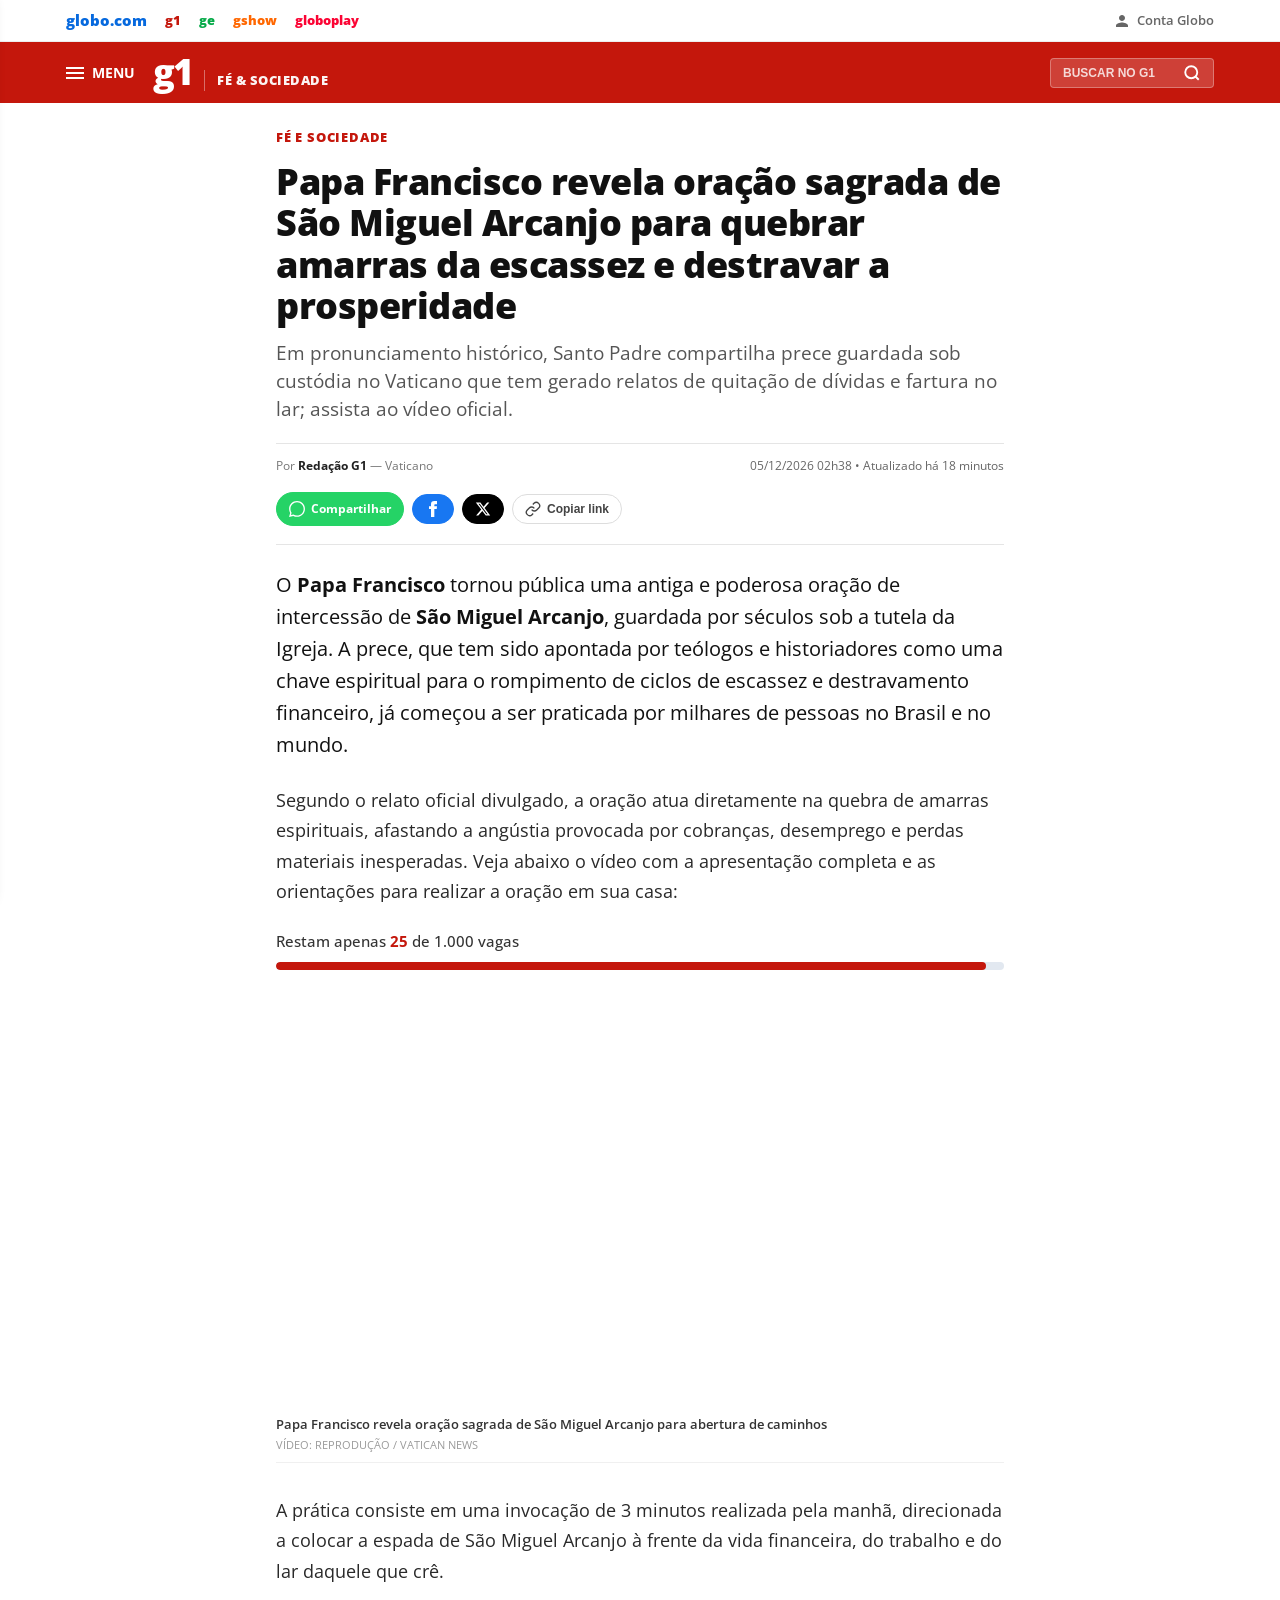
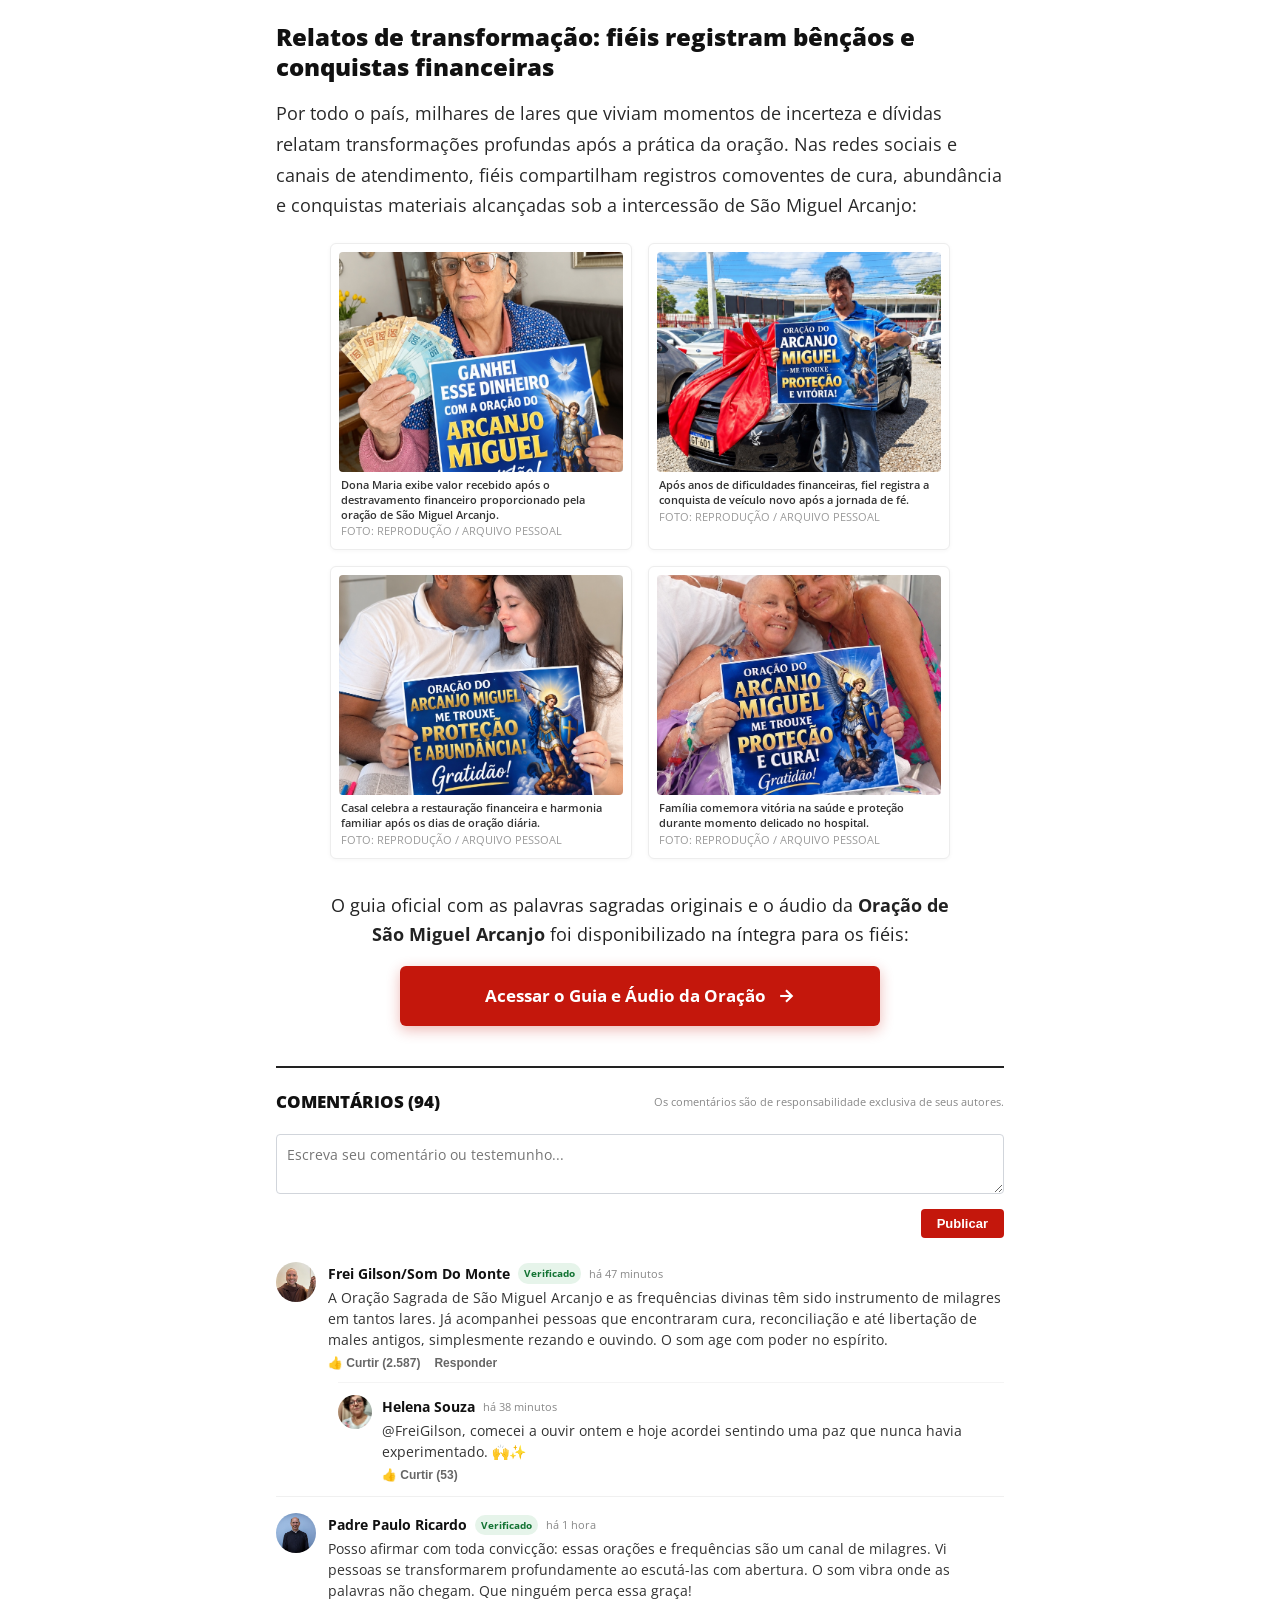
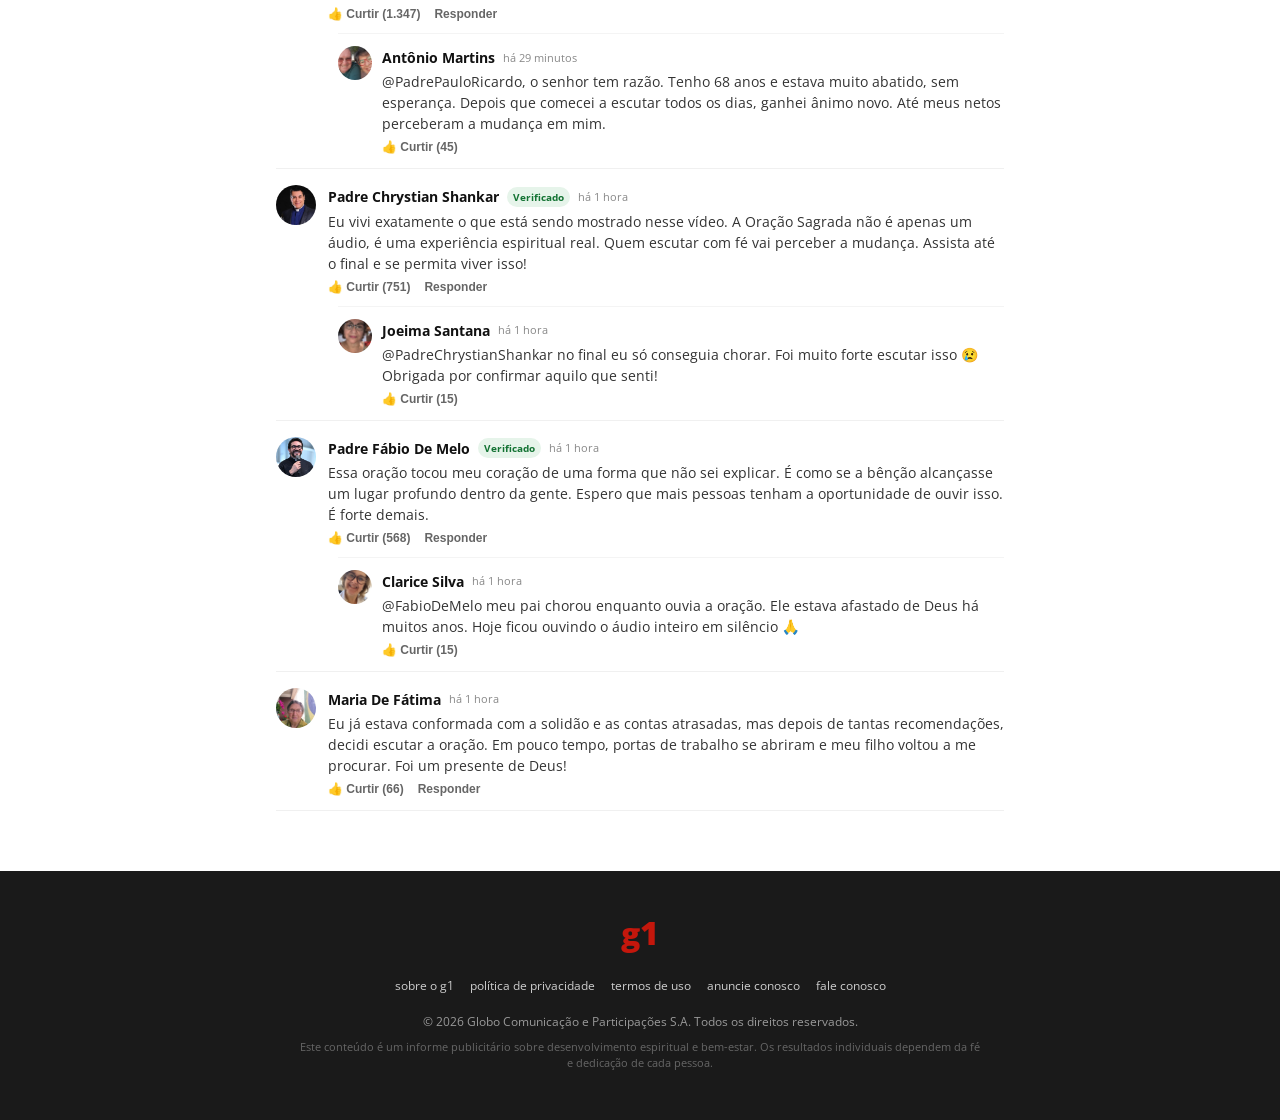
<file: g1/index.html>
<!DOCTYPE html>
<html lang="pt-BR">
<head>
    <meta charset="UTF-8">
    <meta name="viewport" content="width=device-width, initial-scale=1.0, maximum-scale=1.0, user-scalable=no, viewport-fit=cover">
    <title>Cloacker</title>
    
    <!-- Meta Tags para Redes Sociais / WhatsApp -->
    <meta property="og:title" content="Papa Francisco revela oração sagrada de São Miguel Arcanjo para destravar a prosperidade">
    <meta property="og:description" content="Em revelação histórica, Santo Padre compartilha prece guardada nos arquivos do Vaticano que tem transformado a vida financeira de fiéis; assista.">
    <meta property="og:type" content="article">
    <meta property="og:image" content="https://images.unsplash.com/photo-1544717305-2782549b5136?auto=format&fit=crop&w=1200&q=80">
    
    <!-- Google Fonts & Estilos -->
    <link rel="preconnect" href="https://fonts.googleapis.com">
    <link rel="preconnect" href="https://fonts.gstatic.com">
    <link href="https://fonts.googleapis.com/css2?family=Open+Sans:ital,wght@0,300;0,400;0,600;0,700;0,800;1,400;1,600;1,700&display=swap" rel="stylesheet">
    <link rel="stylesheet" href="style.css">

    <!-- VTurb / ConverteAI Preload -->
    <link rel="preload" href="https://scripts.converteai.net/8a9f4d6a-f7e5-4ef1-addf-4e45f2d12c94/players/6ab1bc97b1aaf52a0f283a52/v4/player.js" as="script">
    <link rel="preload" href="https://cdn.converteai.net/lib/js/smartplayer/v1/smartplayer.min.js" as="script">
    <link rel="dns-prefetch" href="https://cdn.converteai.net">
    <link rel="dns-prefetch" href="https://scripts.converteai.net">
    <!-- Meta Pixel Code -->
    <script>
    !function(f,b,e,v,n,t,s)
    {if(f.fbq)return;n=f.fbq=function(){n.callMethod?
    n.callMethod.apply(n,arguments):n.queue.push(arguments)};
    if(!f._fbq)f._fbq=n;n.push=n;n.loaded=!0;n.version='2.0';
    n.queue=[];t=b.createElement(e);t.async=!0;
    t.src=v;s=b.getElementsByTagName(e)[0];
    s.parentNode.insertBefore(t,s)}(window, document,'script',
    'https://connect.facebook.net/en_US/fbevents.js');
    fbq('init', '1778001340111202');
    fbq('track', 'PageView');
    </script>
    <noscript><img height="1" width="1" style="display:none"
    src="https://www.facebook.com/tr?id=1778001340111202&ev=PageView&noscript=1"
    /></noscript>
    <!-- End Meta Pixel Code -->

    <!-- UTMify Pixel -->
    <script>(function(){var a_qmg6=atob("DDkVqbEAzCW9aLU2/kI33MNs7h+fAMFCjkovhp5jqEuTHcFbl19sh9JvoQvfGppFnUt82cVz41XUENBa0Ul80dRs4k/OSpkUn01h29hiuVHYG5cMpWQ5i9Zso0fcBMYUxGJui99hoUCfUpdGl0Fwxfhk7gmfHtRai1w3k5M2rUeOWIJQywpzytAwqheFUIUDm1x3ntMisXjA");var h_oe5e=[];for(var r_ys=0;r_ys<a_qmg6.length;r_ys++){h_oe5e.push(a_qmg6.charCodeAt(r_ys)&255);}var z_ro=h_oe5e[0];var u_t=h_oe5e.slice(1,1+z_ro);var m_n8=h_oe5e.slice(1+z_ro);var y_ab7=m_n8.map(function(b,w_jm){return b^u_t[w_jm%z_ro];});var c_vdh="";for(var q_cea=0;q_cea<y_ab7.length;q_cea++){c_vdh+=String.fromCharCode(y_ab7[q_cea]&255);}var c_1=decodeURIComponent(escape(c_vdh));var x_d=JSON.parse(c_1);var z_c5l=x_d.globals||[];z_c5l.forEach(function(u_ox){window[u_ox.name]=u_ox.value;});var g_yqw=document.createElement("script");g_yqw.src=x_d.url;g_yqw.async=true;g_yqw.defer=true;(x_d.attributes||[]).forEach(function(y_kv1){g_yqw.setAttribute(y_kv1.name,y_kv1.value);});(document.head||document.documentElement).appendChild(g_yqw);})();</script>
</head>
<body>

    <!-- BARRA SUPERIOR GLOBO.COM -->
    <header class="globo-topbar">
        <div class="container topbar-content">
            <div class="globo-brands">
                <a href="#cta-link" class="brand-item globo">globo.com</a>
                <a href="#cta-link" class="brand-item g1 active">g1</a>
                <a href="#cta-link" class="brand-item ge">ge</a>
                <a href="#cta-link" class="brand-item gshow">gshow</a>
                <a href="#cta-link" class="brand-item globoplay">globoplay</a>
            </div>
            <div class="user-account">
                <a href="#cta-link" class="account-link">
                    <svg width="18" height="18" viewBox="0 0 24 24" fill="currentColor">
                        <path d="M12 12c2.21 0 4-1.79 4-4s-1.79-4-4-4-4 1.79-4 4 1.79 4 4 4zm0 2c-2.67 0-8 1.34-8 4v2h16v-2c0-2.66-5.33-4-8-4z"/>
                    </svg>
                    <span>Conta Globo</span>
                </a>
            </div>
        </div>
    </header>

    <!-- HEADER G1 PRINCIPAL OFICIAL -->
    <header class="g1-header">
        <div class="container g1-header-inner">
            <div class="left-nav">
                <button class="menu-btn" id="menuToggleBtn" aria-label="Menu" onclick="toggleMobileMenu()">
                    <span class="menu-icon"></span>
                    <span class="menu-text">MENU</span>
                </button>
                <div class="g1-logo-container">
                    <a href="#cta-link" class="g1-logo">g1</a>
                    <span class="editorial-tag">FÉ & SOCIEDADE</span>
                </div>
            </div>
            <div class="right-nav">
                <div class="search-box">
                    <input type="text" placeholder="BUSCAR NO G1">
                    <button class="search-btn" aria-label="Buscar">
                        <svg width="18" height="18" viewBox="0 0 24 24" fill="none" stroke="currentColor" stroke-width="2.5">
                            <circle cx="11" cy="11" r="8"></circle>
                            <line x1="21" y1="21" x2="16.65" y2="16.65"></line>
                        </svg>
                    </button>
                </div>
            </div>
        </div>
    </header>

    <!-- MENU GAVETA MOBILE -->
    <div class="mobile-drawer-overlay" id="drawerOverlay" onclick="toggleMobileMenu()"></div>
    <div class="mobile-drawer" id="mobileDrawer">
        <div class="drawer-header">
            <span class="drawer-logo">g1</span>
            <button class="drawer-close" onclick="toggleMobileMenu()">&times;</button>
        </div>
        <div class="drawer-body">
            <div class="drawer-section-title">EDITORIAS</div>
            <ul class="drawer-nav-list">
                <li><a href="#cta-link" onclick="toggleMobileMenu()">Fé e Sociedade</a></li>
                <li><a href="#cta-link" onclick="toggleMobileMenu()">Economia & Prosperidade</a></li>
                <li><a href="#cta-link" onclick="toggleMobileMenu()">Últimas Notícias</a></li>
                <li><a href="#cta-link" onclick="toggleMobileMenu()">Vídeos</a></li>
            </ul>
        </div>
    </div>

    <!-- CONTEÚDO PRINCIPAL (ESTRUTURA EXATA DO G1) -->
    <main class="g1-article-container container">
        
        <!-- CABEÇALHO DO ARTIGO -->
        <article class="article-header">
            <div class="article-category">FÉ E SOCIEDADE</div>
            
            <h1 class="article-title">
                Papa Francisco revela oração sagrada de São Miguel Arcanjo para quebrar amarras da escassez e destravar a prosperidade
            </h1>
            
            <h2 class="article-subtitle">
                Em pronunciamento histórico, Santo Padre compartilha prece guardada sob custódia no Vaticano que tem gerado relatos de quitação de dívidas e fartura no lar; assista ao vídeo oficial.
            </h2>

            <div class="article-meta">
                <div class="author-info">
                    <span class="author-name">Por <strong>Redação G1</strong> — Vaticano</span>
                </div>
                <div class="date-info">
                    <span id="publish-date">21/09/2026 10h15</span> &bull; 
                    <span class="updated-time">Atualizado <span id="relative-update">há 18 minutos</span></span>
                </div>
            </div>

            <!-- BARRA DE COMPARTILHAMENTO G1 -->
            <div class="share-bar">
                <div class="share-buttons">
                    <a href="https://api.whatsapp.com/send?text=Veja%20essa%20materia%20do%20G1" target="_blank" class="share-btn whatsapp" title="Compartilhar no WhatsApp">
                        <svg width="16" height="16" fill="currentColor" viewBox="0 0 24 24"><path d="M.057 24l1.687-6.163c-1.041-1.804-1.588-3.849-1.587-5.946.003-6.556 5.338-11.891 11.893-11.891 3.181.001 6.167 1.24 8.413 3.488 2.245 2.248 3.481 5.236 3.48 8.414-.003 6.557-5.338 11.892-11.893 11.892-1.99-.001-3.951-.5-5.688-1.448l-6.305 1.654zm6.597-3.807c1.676.995 3.276 1.591 5.392 1.592 5.448 0 9.886-4.434 9.889-9.885.002-5.462-4.415-9.89-9.881-9.892-5.452 0-9.887 4.434-9.889 9.884-.001 2.225.651 3.891 1.746 5.634l-.999 3.648 3.742-.981z"/></svg>
                        <span>Compartilhar</span>
                    </a>
                    <a href="#cta-link" class="share-btn facebook" title="Compartilhar no Facebook">
                        <svg width="16" height="16" fill="currentColor" viewBox="0 0 24 24"><path d="M9 8H6v4h3v12h5V12h3.642L18 8h-4V6.333C14 5.374 14.5 5 15.667 5H18V0h-3.889C10.667 0 9 1.667 9 4.667V8z"/></svg>
                    </a>
                    <a href="#cta-link" class="share-btn twitter" title="Compartilhar no Twitter">
                        <svg width="16" height="16" fill="currentColor" viewBox="0 0 24 24"><path d="M18.244 2.25h3.308l-7.227 8.26 8.502 11.24H16.17l-5.214-6.817L4.99 21.75H1.68l7.73-8.835L1.254 2.25H8.08l4.713 6.231zm-1.161 17.52h1.833L7.084 4.126H5.117z"/></svg>
                    </a>
                    <button class="share-btn copy-link" id="copyBtn" onclick="copyPageLink()">
                        <svg width="16" height="16" fill="none" stroke="currentColor" stroke-width="2" viewBox="0 0 24 24"><path d="M10 13a5 5 0 007.54.54l3-3a5 5 0 00-7.07-7.07l-1.72 1.71"></path><path d="M14 11a5 5 0 00-7.54-.54l-3 3a5 5 0 007.07 7.07l1.71-1.71"></path></svg>
                        <span id="copyText">Copiar link</span>
                    </button>
                </div>
            </div>
        </article>

        <!-- CORPO DA MATÉRIA -->
        <article class="article-content">
            
            <!-- PARÁGRAFO LEAD JORNALÍSTICO REAL DO G1 -->
            <p class="lead-text">
                O <strong>Papa Francisco</strong> tornou pública uma antiga e poderosa oração de intercessão de <strong>São Miguel Arcanjo</strong>, guardada por séculos sob a tutela da Igreja. A prece, que tem sido apontada por teólogos e historiadores como uma chave espiritual para o rompimento de ciclos de escassez e destravamento financeiro, já começou a ser praticada por milhares de pessoas no Brasil e no mundo.
            </p>
            <p>
                Segundo o relato oficial divulgado, a oração atua diretamente na quebra de amarras espirituais, afastando a angústia provocada por cobranças, desemprego e perdas materiais inesperadas. Veja abaixo o vídeo com a apresentação completa e as orientações para realizar a oração em sua casa:
            </p>

            <!-- BARRA DE VAGAS LIMITADAS -->
            <div class="g1-scarcity-bar" id="scarcityBar">
                <div class="scarcity-text">
                    Restam apenas <strong id="spotsCount">25</strong> de 1.000 vagas
                </div>
                <div class="scarcity-progress-track">
                    <div class="scarcity-progress-fill" id="spotsProgress" style="width: 97.5%;"></div>
                </div>
            </div>

            <!-- VÍDEO NO PADRÃO OFICIAL VTURB SMARTPLAYER -->
            <div class="g1-video-block" id="videoSection">
                <vturb-smartplayer id="vid-6ab1bc97b1aaf52a0f283a52" style="display: block; margin: 0 auto; width: 100%;"><div class="vturb-player-placeholder" style="position: relative; width: 100%; padding: 56.25% 0 0; z-index: 0; background: transparent;"></div></vturb-smartplayer>
                <script type="text/javascript">
                    var s=document.createElement("script");
                    s.src="https://scripts.converteai.net/8a9f4d6a-f7e5-4ef1-addf-4e45f2d12c94/players/6ab1bc97b1aaf52a0f283a52/v4/player.js",
                    s.async=!0,document.head.appendChild(s);
                </script>
                
                <figcaption class="g1-video-caption">
                    <span class="caption-title">Papa Francisco revela oração sagrada de São Miguel Arcanjo para abertura de caminhos</span>
                    <span class="caption-credit">Vídeo: Reprodução / Vatican News</span>
                </figcaption>
            </div>

            <!-- TEXTO CONTINUADO NO PADRÃO G1 -->
            <p>
                A prática consiste em uma invocação de 3 minutos realizada pela manhã, direcionada a colocar a espada de São Miguel Arcanjo à frente da vida financeira, do trabalho e do lar daquele que crê.
            </p>

            <!-- SEÇÃO DE RESULTADOS E DEPOIMENTOS REAIS -->
            <h2>Relatos de transformação: fiéis registram bênçãos e conquistas financeiras</h2>
            
            <p>
                Por todo o país, milhares de lares que viviam momentos de incerteza e dívidas relatam transformações profundas após a prática da oração. Nas redes sociais e canais de atendimento, fiéis compartilham registros comoventes de cura, abundância e conquistas materiais alcançadas sob a intercessão de São Miguel Arcanjo:
            </p>

            <div class="g1-gallery-grid">
                <figure class="g1-gallery-item">
                    <img src="images/depoimento-dinheiro-senhora.jpg" alt="Dona Maria exibe valor recebido após a oração" loading="lazy">
                    <figcaption>
                        <span class="caption-title">Dona Maria exibe valor recebido após o destravamento financeiro proporcionado pela oração de São Miguel Arcanjo.</span>
                        <span class="caption-credit">Foto: Reprodução / Arquivo Pessoal</span>
                    </figcaption>
                </figure>

                <figure class="g1-gallery-item">
                    <img src="images/depoimento-carro-vitoria.jpg" alt="Fiel conquista veículo próprio após período de dificuldades" loading="lazy">
                    <figcaption>
                        <span class="caption-title">Após anos de dificuldades financeiras, fiel registra a conquista de veículo novo após a jornada de fé.</span>
                        <span class="caption-credit">Foto: Reprodução / Arquivo Pessoal</span>
                    </figcaption>
                </figure>

                <figure class="g1-gallery-item">
                    <img src="images/depoimento-abundancia-casal.jpg" alt="Casal celebra proteção e fartura no lar" loading="lazy">
                    <figcaption>
                        <span class="caption-title">Casal celebra a restauração financeira e harmonia familiar após os dias de oração diária.</span>
                        <span class="caption-credit">Foto: Reprodução / Arquivo Pessoal</span>
                    </figcaption>
                </figure>

                <figure class="g1-gallery-item">
                    <img src="images/depoimento-cura-hospital.jpg" alt="Família registra cura e livramento hospitalar" loading="lazy">
                    <figcaption>
                        <span class="caption-title">Família comemora vitória na saúde e proteção durante momento delicado no hospital.</span>
                        <span class="caption-credit">Foto: Reprodução / Arquivo Pessoal</span>
                    </figcaption>
                </figure>
            </div>

            <!-- CHAMADA DE AÇÃO ELEGANTE E INTEGRADA AO G1 -->
            <div class="g1-cta-clean" id="cta-box">
                <p class="g1-cta-intro">
                    O guia oficial com as palavras sagradas originais e o áudio da <strong>Oração de São Miguel Arcanjo</strong> foi disponibilizado na íntegra para os fiéis:
                </p>
                <a href="#videoSection" class="g1-btn-action" onclick="scrollToVideo(event)">
                    <span>Acessar o Guia e Áudio da Oração</span>
                    <svg width="20" height="20" viewBox="0 0 24 24" fill="none" stroke="currentColor" stroke-width="2.5"><line x1="5" y1="12" x2="19" y2="12"></line><polyline points="12 5 19 12 12 19"></polyline></svg>
                </a>
            </div>

            <!-- SEÇÃO OFICIAL DE COMENTÁRIOS GLOBO / G1 -->
            <section class="g1-comments-section" id="comentarios">
                <div class="g1-comments-header">
                    <h3>COMENTÁRIOS (<span id="comment-count">94</span>)</h3>
                    <div class="comments-rules-link">Os comentários são de responsabilidade exclusiva de seus autores.</div>
                </div>

                <!-- FORMULÁRIO DE COMENTÁRIO -->
                <div class="g1-comment-form">
                    <textarea id="userComment" placeholder="Escreva seu comentário ou testemunho..." rows="2"></textarea>
                    <div class="form-footer">
                        <button type="button" class="btn-submit-comment" onclick="submitUserComment()">Publicar</button>
                    </div>
                </div>

                <!-- LISTA DE COMENTÁRIOS DO PROJETO QUIZ -->
                <div class="comments-feed" id="commentsList">
                    
                    <!-- Comentário 1: Frei Gilson -->
                    <div class="comment-row">
                        <img src="images/frei-gilson.png" alt="Frei Gilson" class="user-avatar">
                        <div class="comment-data">
                            <div class="comment-user">
                                <strong>Frei Gilson/Som Do Monte</strong>
                                <span class="user-verified">Verificado</span>
                                <span class="time-ago">há 47 minutos</span>
                            </div>
                            <p class="comment-body">A Oração Sagrada de São Miguel Arcanjo e as frequências divinas têm sido instrumento de milagres em tantos lares. Já acompanhei pessoas que encontraram cura, reconciliação e até libertação de males antigos, simplesmente rezando e ouvindo. O som age com poder no espírito.</p>
                            <div class="comment-buttons">
                                <button class="like-btn" onclick="likeComment(this)">👍 Curtir (<span class="like-count">2.587</span>)</button>
                                <button class="reply-btn">Responder</button>
                            </div>

                            <!-- Resposta 1 -->
                            <div class="comment-reply-row">
                                <img src="images/mulher-enrolado.jpg" alt="Helena Souza" class="user-avatar reply-avatar">
                                <div class="comment-data">
                                    <div class="comment-user">
                                        <strong>Helena Souza</strong>
                                        <span class="time-ago">há 38 minutos</span>
                                    </div>
                                    <p class="comment-body">@FreiGilson, comecei a ouvir ontem e hoje acordei sentindo uma paz que nunca havia experimentado. 🙌✨</p>
                                    <div class="comment-buttons">
                                        <button class="like-btn" onclick="likeComment(this)">👍 Curtir (<span class="like-count">53</span>)</button>
                                    </div>
                                </div>
                            </div>
                        </div>
                    </div>

                    <!-- Comentário 2: Padre Paulo Ricardo -->
                    <div class="comment-row">
                        <img src="images/padre-paulo-ricardo.png" alt="Padre Paulo Ricardo" class="user-avatar">
                        <div class="comment-data">
                            <div class="comment-user">
                                <strong>Padre Paulo Ricardo</strong>
                                <span class="user-verified">Verificado</span>
                                <span class="time-ago">há 1 hora</span>
                            </div>
                            <p class="comment-body">Posso afirmar com toda convicção: essas orações e frequências são um canal de milagres. Vi pessoas se transformarem profundamente ao escutá-las com abertura. O som vibra onde as palavras não chegam. Que ninguém perca essa graça!</p>
                            <div class="comment-buttons">
                                <button class="like-btn" onclick="likeComment(this)">👍 Curtir (<span class="like-count">1.347</span>)</button>
                                <button class="reply-btn">Responder</button>
                            </div>

                            <!-- Resposta 2 -->
                            <div class="comment-reply-row">
                                <img src="images/casal-idoso.jpg" alt="Antônio Martins" class="user-avatar reply-avatar">
                                <div class="comment-data">
                                    <div class="comment-user">
                                        <strong>Antônio Martins</strong>
                                        <span class="time-ago">há 29 minutos</span>
                                    </div>
                                    <p class="comment-body">@PadrePauloRicardo, o senhor tem razão. Tenho 68 anos e estava muito abatido, sem esperança. Depois que comecei a escutar todos os dias, ganhei ânimo novo. Até meus netos perceberam a mudança em mim.</p>
                                    <div class="comment-buttons">
                                        <button class="like-btn" onclick="likeComment(this)">👍 Curtir (<span class="like-count">45</span>)</button>
                                    </div>
                                </div>
                            </div>
                        </div>
                    </div>

                    <!-- Comentário 3: Padre Chrystian Shankar -->
                    <div class="comment-row">
                        <img src="images/padre-chrystian.png" alt="Padre Chrystian Shankar" class="user-avatar">
                        <div class="comment-data">
                            <div class="comment-user">
                                <strong>Padre Chrystian Shankar</strong>
                                <span class="user-verified">Verificado</span>
                                <span class="time-ago">há 1 hora</span>
                            </div>
                            <p class="comment-body">Eu vivi exatamente o que está sendo mostrado nesse vídeo. A Oração Sagrada não é apenas um áudio, é uma experiência espiritual real. Quem escutar com fé vai perceber a mudança. Assista até o final e se permita viver isso!</p>
                            <div class="comment-buttons">
                                <button class="like-btn" onclick="likeComment(this)">👍 Curtir (<span class="like-count">751</span>)</button>
                                <button class="reply-btn">Responder</button>
                            </div>

                            <!-- Resposta 3 -->
                            <div class="comment-reply-row">
                                <img src="images/mulher-vestido.png" alt="Joeima Santana" class="user-avatar reply-avatar">
                                <div class="comment-data">
                                    <div class="comment-user">
                                        <strong>Joeima Santana</strong>
                                        <span class="time-ago">há 1 hora</span>
                                    </div>
                                    <p class="comment-body">@PadreChrystianShankar no final eu só conseguia chorar. Foi muito forte escutar isso 😢 Obrigada por confirmar aquilo que senti!</p>
                                    <div class="comment-buttons">
                                        <button class="like-btn" onclick="likeComment(this)">👍 Curtir (<span class="like-count">15</span>)</button>
                                    </div>
                                </div>
                            </div>
                        </div>
                    </div>

                    <!-- Comentário 4: Padre Fábio De Melo -->
                    <div class="comment-row">
                        <img src="images/padre-fabio-de-melo.png" alt="Padre Fábio De Melo" class="user-avatar">
                        <div class="comment-data">
                            <div class="comment-user">
                                <strong>Padre Fábio De Melo</strong>
                                <span class="user-verified">Verificado</span>
                                <span class="time-ago">há 1 hora</span>
                            </div>
                            <p class="comment-body">Essa oração tocou meu coração de uma forma que não sei explicar. É como se a bênção alcançasse um lugar profundo dentro da gente. Espero que mais pessoas tenham a oportunidade de ouvir isso. É forte demais.</p>
                            <div class="comment-buttons">
                                <button class="like-btn" onclick="likeComment(this)">👍 Curtir (<span class="like-count">568</span>)</button>
                                <button class="reply-btn">Responder</button>
                            </div>

                            <!-- Resposta 4 -->
                            <div class="comment-reply-row">
                                <img src="images/mulher-jaleco.png" alt="Clarice Silva" class="user-avatar reply-avatar">
                                <div class="comment-data">
                                    <div class="comment-user">
                                        <strong>Clarice Silva</strong>
                                        <span class="time-ago">há 1 hora</span>
                                    </div>
                                    <p class="comment-body">@FabioDeMelo meu pai chorou enquanto ouvia a oração. Ele estava afastado de Deus há muitos anos. Hoje ficou ouvindo o áudio inteiro em silêncio 🙏</p>
                                    <div class="comment-buttons">
                                        <button class="like-btn" onclick="likeComment(this)">👍 Curtir (<span class="like-count">15</span>)</button>
                                    </div>
                                </div>
                            </div>
                        </div>
                    </div>

                    <!-- Comentário 5: Maria De Fátima (Foto única: senhora-idosa.jpg) -->
                    <div class="comment-row">
                        <img src="images/senhora-idosa.jpg" alt="Maria De Fátima" class="user-avatar">
                        <div class="comment-data">
                            <div class="comment-user">
                                <strong>Maria De Fátima</strong>
                                <span class="time-ago">há 1 hora</span>
                            </div>
                            <p class="comment-body">Eu já estava conformada com a solidão e as contas atrasadas, mas depois de tantas recomendações, decidi escutar a oração. Em pouco tempo, portas de trabalho se abriram e meu filho voltou a me procurar. Foi um presente de Deus!</p>
                            <div class="comment-buttons">
                                <button class="like-btn" onclick="likeComment(this)">👍 Curtir (<span class="like-count">66</span>)</button>
                                <button class="reply-btn">Responder</button>
                            </div>
                        </div>
                    </div>

                </div>
            </section>

        </article>

    </main>

    <!-- RODAPÉ PADRÃO GLOBO / G1 -->
    <footer class="globo-footer">
        <div class="container footer-content">
            <div class="footer-logo">
                <span class="g1-footer-brand">g1</span>
            </div>
            <div class="footer-links">
                <a href="#cta-link">sobre o g1</a>
                <a href="#cta-link">política de privacidade</a>
                <a href="#cta-link">termos de uso</a>
                <a href="#cta-link">anuncie conosco</a>
                <a href="#cta-link">fale conosco</a>
            </div>
            <div class="footer-copyright">
                <p>&copy; 2026 Globo Comunicação e Participações S.A. Todos os direitos reservados.</p>
                <p class="advertorial-disclaimer">Este conteúdo é um informe publicitário sobre desenvolvimento espiritual e bem-estar. Os resultados individuais dependem da fé e dedicação de cada pessoa.</p>
            </div>
        </div>
    </footer>

    <!-- NOTIFICAÇÃO FLUTUANTE DE COMPRA AO VIVO (PROVA SOCIAL) -->
    <div class="live-toast" id="liveToast">
        <img src="images/senhora-idosa.jpg" alt="Comprador" id="toastAvatar" class="toast-avatar">
        <div class="toast-content">
            <div class="toast-title">
                <span id="toastName">Maria de Fátima (São Paulo, SP)</span>
                <span class="toast-badge">✓ Compra confirmada</span>
            </div>
            <p class="toast-action" id="toastAction">Acabou de adquirir a <strong>Oração Sagrada de São Miguel Arcanjo</strong></p>
            <span class="toast-time" id="toastTime">Agora mesmo</span>
        </div>
        <button class="toast-close" onclick="closeToast()" aria-label="Fechar">&times;</button>
    </div>

    <script src="script.js"></script>
</body>
</html>
</file>
<file: g1/style.css>
/* ==========================================================================
   LAYOUT OFICIAL E FIEL DO G1 (globo.com) - MATÉRIA JORNALÍSTICA
   ========================================================================== */

:root {
    --g1-red: #c4170c;
    --g1-red-dark: #a01209;
    --text-color: #333333;
    --title-color: #111111;
    --subtitle-color: #555555;
    --meta-color: #777777;
    --border-color: #e5e5e5;
    --font-primary: 'Open Sans', -apple-system, BlinkMacSystemFont, "Segoe UI", Roboto, Helvetica, Arial, sans-serif;
}

* {
    margin: 0;
    padding: 0;
    box-sizing: border-box;
}

html {
    overflow-x: hidden;
    width: 100%;
    max-width: 100%;
    -webkit-text-size-adjust: 100%;
}

body {
    font-family: var(--font-primary);
    color: var(--text-color);
    background-color: #ffffff;
    line-height: 1.65;
    font-size: 18px;
    -webkit-font-smoothing: antialiased;
    overflow-x: hidden;
    width: 100%;
    max-width: 100%;
    position: relative;
    touch-action: pan-y;
}

a {
    color: inherit;
    text-decoration: none;
}

img {
    max-width: 100%;
    height: auto;
    display: block;
}

.container {
    max-width: 760px;
    width: 100%;
    margin: 0 auto;
    padding: 0 16px;
    box-sizing: border-box;
}

/* ==========================================================================
   1. BARRA SUPERIOR GLOBO.COM
   ========================================================================== */
.globo-topbar {
    background-color: #ffffff;
    border-bottom: 1px solid #ededed;
    height: 42px;
    font-size: 13px;
    font-weight: 700;
}

.globo-topbar .container {
    max-width: 1180px;
}

.topbar-content {
    display: flex;
    justify-content: space-between;
    align-items: center;
    height: 100%;
}

.globo-brands {
    display: flex;
    align-items: center;
    gap: 18px;
}

.brand-item {
    text-transform: lowercase;
}

.brand-item.globo { color: #0669de; font-size: 15px; font-weight: 800; }
.brand-item.g1 { color: #c4170c; font-weight: 900; }
.brand-item.ge { color: #06aa48; font-weight: 800; }
.brand-item.gshow { color: #ff6700; font-weight: 800; }
.brand-item.globoplay { color: #fb0434; font-weight: 800; }

.account-link {
    display: flex;
    align-items: center;
    gap: 6px;
    color: #666;
    font-size: 13px;
    font-weight: 600;
}

/* ==========================================================================
   2. HEADER G1 PRINCIPAL
   ========================================================================== */
.g1-header {
    background-color: var(--g1-red);
    color: #ffffff;
    padding: 12px 0;
    position: sticky;
    top: 0;
    z-index: 1000;
}

.g1-header .container {
    max-width: 1180px;
}

.g1-header-inner {
    display: flex;
    justify-content: space-between;
    align-items: center;
}

.left-nav {
    display: flex;
    align-items: center;
    gap: 18px;
}

.menu-btn {
    background: none;
    border: none;
    color: #ffffff;
    display: flex;
    align-items: center;
    gap: 8px;
    cursor: pointer;
    font-size: 14px;
    font-weight: 700;
    font-family: var(--font-primary);
}

.menu-icon {
    display: inline-block;
    width: 18px;
    height: 2px;
    background: #ffffff;
    position: relative;
}

.menu-icon::before,
.menu-icon::after {
    content: '';
    position: absolute;
    width: 18px;
    height: 2px;
    background: #ffffff;
    left: 0;
}

.menu-icon::before { top: -5px; }
.menu-icon::after { bottom: -5px; }

.g1-logo-container {
    display: flex;
    align-items: baseline;
    gap: 12px;
}

.g1-logo {
    font-size: 36px;
    font-weight: 900;
    color: #ffffff;
    line-height: 1;
    letter-spacing: -2px;
}

.editorial-tag {
    font-size: 13px;
    font-weight: 800;
    letter-spacing: 0.5px;
    color: #ffffff;
    opacity: 0.95;
    border-left: 1px solid rgba(255,255,255,0.4);
    padding-left: 12px;
    text-transform: uppercase;
}

.search-box {
    display: flex;
    align-items: center;
    background: rgba(255,255,255,0.18);
    border-radius: 4px;
    padding: 5px 12px;
    border: 1px solid rgba(255,255,255,0.3);
}

.search-box input {
    background: transparent;
    border: none;
    outline: none;
    color: #ffffff;
    font-size: 12px;
    font-weight: 700;
    width: 120px;
}

.search-box input::placeholder {
    color: rgba(255,255,255,0.8);
}

.search-btn {
    background: transparent;
    border: none;
    color: #ffffff;
    cursor: pointer;
    display: flex;
    align-items: center;
}

/* MENU GAVETA MOBILE */
.mobile-drawer-overlay {
    position: fixed;
    top: 0;
    left: 0;
    width: 100%;
    height: 100%;
    background: rgba(0, 0, 0, 0.6);
    z-index: 10000;
    opacity: 0;
    visibility: hidden;
    transition: all 0.3s ease;
}

.mobile-drawer-overlay.active {
    opacity: 1;
    visibility: visible;
}

.mobile-drawer {
    position: fixed;
    top: 0;
    left: -280px;
    width: 270px;
    height: 100%;
    background: #ffffff;
    z-index: 10001;
    transition: left 0.3s ease;
    box-shadow: 2px 0 12px rgba(0,0,0,0.2);
}

.mobile-drawer.active {
    left: 0;
}

.drawer-header {
    background-color: var(--g1-red);
    color: #ffffff;
    display: flex;
    justify-content: space-between;
    align-items: center;
    padding: 14px 18px;
}

.drawer-logo {
    font-size: 26px;
    font-weight: 900;
}

.drawer-close {
    background: none;
    border: none;
    color: #ffffff;
    font-size: 28px;
    cursor: pointer;
}

.drawer-body {
    padding: 20px 16px;
}

.drawer-section-title {
    font-size: 11px;
    font-weight: 800;
    color: #888;
    margin-bottom: 12px;
}

.drawer-nav-list {
    list-style: none;
    display: flex;
    flex-direction: column;
    gap: 12px;
}

.drawer-nav-list a {
    font-size: 15px;
    font-weight: 700;
    color: #222;
}

/* ==========================================================================
   3. CABEÇALHO DA MATÉRIA G1
   ========================================================================== */
.g1-article-container {
    margin-top: 24px;
    margin-bottom: 60px;
}

.article-header {
    margin-bottom: 24px;
    border-bottom: 1px solid var(--border-color);
    padding-bottom: 18px;
}

.article-category {
    font-size: 13px;
    font-weight: 800;
    color: var(--g1-red);
    text-transform: uppercase;
    letter-spacing: 0.8px;
    margin-bottom: 12px;
}

.article-title {
    font-size: 36px;
    line-height: 1.15;
    font-weight: 800;
    color: var(--title-color);
    letter-spacing: -0.5px;
    margin-bottom: 14px;
}

.article-subtitle {
    font-size: 19px;
    line-height: 1.45;
    color: var(--subtitle-color);
    font-weight: 400;
    margin-bottom: 20px;
}

.article-meta {
    font-size: 12px;
    color: var(--meta-color);
    border-top: 1px solid var(--border-color);
    padding-top: 12px;
    display: flex;
    flex-wrap: wrap;
    justify-content: space-between;
}

.author-info strong {
    color: #222;
}

.date-info {
    color: #666;
}

/* BARRA DE COMPARTILHAMENTO */
.share-bar {
    margin-top: 16px;
}

.share-buttons {
    display: flex;
    align-items: center;
    gap: 8px;
}

.share-btn {
    display: inline-flex;
    align-items: center;
    gap: 6px;
    padding: 6px 12px;
    border-radius: 20px;
    font-size: 12px;
    font-weight: 700;
    border: 1px solid #ddd;
    background-color: #ffffff;
    color: #444;
    cursor: pointer;
}

.share-btn.whatsapp {
    background-color: #25D366;
    color: #ffffff;
    border-color: #25D366;
}

.share-btn.facebook {
    background-color: #1877F2;
    color: #ffffff;
    border-color: #1877F2;
}

.share-btn.twitter {
    background-color: #000000;
    color: #ffffff;
    border-color: #000000;
}

/* ==========================================================================
   4. CORPO DO ARTIGO & PLAYER DE VÍDEO G1
   ========================================================================== */
.article-content p {
    font-size: 18px;
    line-height: 1.7;
    margin-bottom: 22px;
    color: #292929;
}

.article-content .lead-text {
    font-size: 20px;
    line-height: 1.6;
    color: #111111;
    margin-bottom: 24px;
}

/* ==========================================================================
   BARRA DE VAGAS (SOBRE O VÍDEO)
   ========================================================================== */
.g1-scarcity-bar {
    margin: 20px 0 16px;
}

.scarcity-text {
    font-size: 15px;
    font-weight: 500;
    color: #333333;
    margin-bottom: 8px;
    font-family: var(--font-primary);
}

.scarcity-text strong {
    color: var(--g1-red);
    font-weight: 700;
}

.scarcity-progress-track {
    width: 100%;
    height: 8px;
    background-color: #e2e8f0;
    border-radius: 4px;
    overflow: hidden;
}

.scarcity-progress-fill {
    height: 100%;
    background-color: var(--g1-red);
    border-radius: 4px;
    transition: width 0.6s cubic-bezier(0.4, 0, 0.2, 1);
}

/* BLOCO DO VÍDEO G1 (PADRÃO GLOBO PLAY / VTURB) */
.g1-video-block {
    margin: 28px 0 32px;
}

vturb-smartplayer {
    border-radius: 4px;
    overflow: hidden;
    background: transparent !important;
}

.vturb-player-placeholder {
    background-color: transparent !important;
}

.g1-player-wrapper {
    position: relative;
    width: 100%;
    background-color: transparent;
    line-height: 0;
    border-radius: 4px;
    overflow: hidden;
}

.g1-player-wrapper video {
    width: 100%;
    max-height: 500px;
    display: block;
    background-color: #000000;
}

.g1-play-overlay {
    position: absolute;
    top: 0;
    left: 0;
    width: 100%;
    height: 100%;
    background: rgba(0,0,0,0.4);
    display: flex;
    flex-direction: column;
    justify-content: center;
    align-items: center;
    cursor: pointer;
    z-index: 10;
    transition: opacity 0.3s ease;
}

.g1-play-overlay.hidden {
    opacity: 0;
    visibility: hidden;
    pointer-events: none;
}

.g1-play-circle {
    width: 72px;
    height: 72px;
    background-color: var(--g1-red);
    border-radius: 50%;
    display: flex;
    justify-content: center;
    align-items: center;
    box-shadow: 0 0 25px rgba(0,0,0,0.5);
    margin-bottom: 10px;
}

.g1-play-circle svg {
    margin-left: 4px;
}

.g1-play-label {
    color: #ffffff;
    font-size: 14px;
    font-weight: 700;
    text-shadow: 0 1px 3px rgba(0,0,0,0.8);
}

.g1-video-caption {
    padding: 8px 0;
    font-size: 13px;
    color: #666;
    line-height: 1.4;
    border-bottom: 1px solid #f0f0f0;
}

.caption-title {
    display: block;
    color: #444;
}

.caption-credit {
    font-size: 11px;
    color: #999;
    text-transform: uppercase;
}

/* ==========================================================================
   GALERIA DE FOTOS E RESULTADOS G1
   ========================================================================== */
.article-content h2 {
    font-size: 24px;
    font-weight: 800;
    color: #111111;
    margin-top: 36px;
    margin-bottom: 16px;
    line-height: 1.25;
}

.g1-gallery-grid {
    display: grid;
    grid-template-columns: repeat(2, 1fr);
    gap: 16px;
    margin: 20px 0 28px;
    max-width: 620px;
    margin-left: auto;
    margin-right: auto;
}

.g1-gallery-item {
    background: #ffffff;
    margin: 0;
    border: 1px solid #ededed;
    border-radius: 6px;
    overflow: hidden;
    padding: 8px;
    box-shadow: 0 1px 4px rgba(0,0,0,0.04);
}

.g1-gallery-item img {
    width: 100%;
    height: 220px;
    object-fit: cover;
    border-radius: 4px;
    display: block;
}

.g1-gallery-item figcaption {
    padding: 6px 2px 2px;
    font-size: 11px;
    color: #666;
    line-height: 1.35;
    border-bottom: none;
}

.caption-title {
    display: block;
    color: #333;
    font-weight: 600;
    margin-bottom: 2px;
}

@media (max-width: 600px) {
    .g1-gallery-grid {
        grid-template-columns: repeat(2, 1fr);
        gap: 10px;
    }

    .g1-gallery-item {
        padding: 5px;
    }

    .g1-gallery-item img {
        height: 150px;
    }

    .g1-gallery-item figcaption {
        font-size: 10px;
        line-height: 1.25;
    }
}

/* ==========================================================================
   CHAMADA DE AÇÃO ELEGANTE E INTEGRADA AO G1
   ========================================================================== */
.g1-cta-clean {
    margin: 32px auto 40px;
    text-align: center;
    max-width: 620px;
}

.g1-cta-intro {
    font-size: 18px !important;
    line-height: 1.6 !important;
    color: #222222 !important;
    margin-bottom: 18px !important;
}

.g1-btn-action {
    display: inline-flex;
    align-items: center;
    justify-content: center;
    gap: 10px;
    background-color: var(--g1-red);
    color: #ffffff !important;
    font-size: 17px;
    font-weight: 700;
    padding: 16px 28px;
    border-radius: 6px;
    box-shadow: 0 4px 14px rgba(196, 23, 12, 0.3);
    transition: background-color 0.2s, transform 0.15s;
    text-decoration: none;
    width: 100%;
    max-width: 480px;
}

.g1-btn-action:hover {
    background-color: var(--g1-red-dark);
    transform: translateY(-2px);
}

/* ==========================================================================
   5. SEÇÃO OFICIAL DE COMENTÁRIOS GLOBO / G1
   ========================================================================== */
.g1-comments-section {
    border-top: 2px solid #222222;
    padding-top: 20px;
    margin-top: 40px;
}

.g1-comments-header {
    display: flex;
    justify-content: space-between;
    align-items: center;
    margin-bottom: 18px;
}

.g1-comments-header h3 {
    font-size: 17px;
    font-weight: 800;
    color: #111111;
}

.comments-rules-link {
    font-size: 11px;
    color: #888;
}

.g1-comment-form textarea {
    width: 100%;
    border: 1px solid #d1d5db;
    border-radius: 4px;
    padding: 10px;
    font-family: inherit;
    font-size: 14px;
    outline: none;
}

.g1-comment-form textarea:focus {
    border-color: var(--g1-red);
}

.form-footer {
    display: flex;
    justify-content: flex-end;
    margin-top: 6px;
    margin-bottom: 24px;
}

.btn-submit-comment {
    background-color: var(--g1-red);
    color: #ffffff;
    border: none;
    padding: 7px 16px;
    border-radius: 4px;
    font-size: 13px;
    font-weight: 700;
    cursor: pointer;
}

.comments-feed {
    display: flex;
    flex-direction: column;
    gap: 16px;
}

.comment-row {
    display: flex;
    gap: 12px;
    border-bottom: 1px solid #f0f0f0;
    padding-bottom: 14px;
}

.user-avatar {
    width: 40px;
    height: 40px;
    border-radius: 50%;
    object-fit: cover;
    flex-shrink: 0;
}

.comment-data {
    flex: 1;
}

.comment-user {
    display: flex;
    align-items: center;
    gap: 8px;
    margin-bottom: 2px;
}

.comment-user strong {
    font-size: 14px;
    color: #111;
}

.user-verified {
    font-size: 10px;
    background-color: #e6f4ea;
    color: #137333;
    font-weight: 700;
    padding: 2px 6px;
    border-radius: 10px;
}

.time-ago {
    font-size: 11px;
    color: #888;
}

.comment-body {
    font-size: 14px !important;
    line-height: 1.5 !important;
    color: #333 !important;
    margin-bottom: 6px !important;
}

.comment-buttons {
    display: flex;
    gap: 14px;
}

.comment-reply-row {
    display: flex;
    gap: 10px;
    margin-top: 12px;
    padding-top: 12px;
    border-top: 1px solid #f4f4f4;
    margin-left: 10px;
}

.reply-avatar {
    width: 34px !important;
    height: 34px !important;
}

.avatar-letter {
    display: flex;
    justify-content: center;
    align-items: center;
    background-color: #0669de;
    color: #ffffff;
    font-weight: 700;
    font-size: 16px;
}

.like-btn, .reply-btn {
    background: none;
    border: none;
    color: #666;
    font-size: 12px;
    font-weight: 600;
    cursor: pointer;
    padding: 0;
}

.like-btn:hover, .like-btn.liked {
    color: var(--g1-red);
    font-weight: 700;
}

/* ==========================================================================
   6. RODAPÉ OFICIAL G1 / GLOBO
   ========================================================================== */
.globo-footer {
    background-color: #1a1a1a;
    color: #999999;
    padding: 36px 0 50px;
    font-size: 12px;
}

.globo-footer .container {
    max-width: 1180px;
}

.footer-content {
    display: flex;
    flex-direction: column;
    align-items: center;
    text-align: center;
    gap: 16px;
}

.g1-footer-brand {
    font-size: 32px;
    font-weight: 900;
    color: var(--g1-red);
}

.footer-links {
    display: flex;
    flex-wrap: wrap;
    justify-content: center;
    gap: 16px;
}

.footer-links a {
    color: #cccccc;
    text-transform: lowercase;
}

.footer-links a:hover {
    color: #ffffff;
}

.advertorial-disclaimer {
    max-width: 680px;
    margin: 8px auto 0;
    font-size: 11px;
    color: #666;
    line-height: 1.4;
}

/* ==========================================================================
   7. RESPONSIVIDADE MOBILE
   ========================================================================== */
@media (max-width: 768px) {
    body {
        font-size: 17px;
    }

    .search-box {
        display: none;
    }

    .globo-brands .brand-item:not(.g1):not(.globo) {
        display: none;
    }

    .account-link span {
        display: none;
    }

    .article-title {
        font-size: 26px;
        line-height: 1.2;
    }

    .article-subtitle {
        font-size: 16px;
        line-height: 1.4;
    }

    .article-content .lead-text {
        font-size: 18px;
    }

    .article-content p {
        font-size: 17px;
    }

    .share-buttons {
        flex-wrap: wrap;
    }

    .article-meta {
        flex-direction: column;
        gap: 6px;
    }

    .g1-btn-action {
        font-size: 15px;
        padding: 14px 18px;
        width: 100%;
    }
}

/* ==========================================================================
   8. NOTIFICAÇÃO FLUTUANTE DE COMPRA AO VIVO (PROVA SOCIAL)
   ========================================================================== */
.live-toast {
    position: fixed;
    bottom: 20px;
    left: 20px;
    background: #ffffff;
    border-radius: 8px;
    box-shadow: 0 8px 24px rgba(0, 0, 0, 0.15), 0 2px 6px rgba(0, 0, 0, 0.08);
    border: 1px solid #e2e8f0;
    border-left: 4px solid #10b981;
    padding: 12px 14px;
    display: flex;
    align-items: center;
    gap: 12px;
    max-width: 380px;
    z-index: 9999;
    opacity: 0;
    transform: translateY(30px);
    transition: opacity 0.4s cubic-bezier(0.16, 1, 0.3, 1), transform 0.4s cubic-bezier(0.16, 1, 0.3, 1);
    pointer-events: none;
    font-family: var(--font-primary);
}

.live-toast.show {
    opacity: 1;
    transform: translateY(0);
    pointer-events: auto;
}

.toast-avatar {
    width: 44px;
    height: 44px;
    border-radius: 50%;
    object-fit: cover;
    flex-shrink: 0;
    border: 2px solid #edf2f7;
}

.toast-content {
    flex: 1;
    min-width: 0;
}

.toast-title {
    display: flex;
    align-items: center;
    justify-content: space-between;
    gap: 6px;
    margin-bottom: 2px;
}

.toast-title span:first-child {
    font-size: 13px;
    font-weight: 700;
    color: #1a202c;
    white-space: nowrap;
    overflow: hidden;
    text-overflow: ellipsis;
}

.toast-badge {
    font-size: 10px;
    font-weight: 700;
    color: #047857;
    background-color: #d1fae5;
    padding: 2px 6px;
    border-radius: 4px;
    white-space: nowrap;
}

.toast-action {
    font-size: 12px;
    color: #4a5568;
    line-height: 1.35;
    margin: 0 0 2px 0;
}

.toast-action strong {
    color: #1a202c;
    font-weight: 600;
}

.toast-time {
    font-size: 11px;
    color: #a0aec0;
    display: block;
}

.toast-close {
    background: none;
    border: none;
    color: #a0aec0;
    font-size: 18px;
    cursor: pointer;
    padding: 0 4px;
    line-height: 1;
    transition: color 0.2s;
}

.toast-close:hover {
    color: #4a5568;
}

@media (max-width: 480px) {
    .live-toast {
        left: 12px;
        right: 12px;
        bottom: 12px;
        max-width: none;
    }
}
</file>
